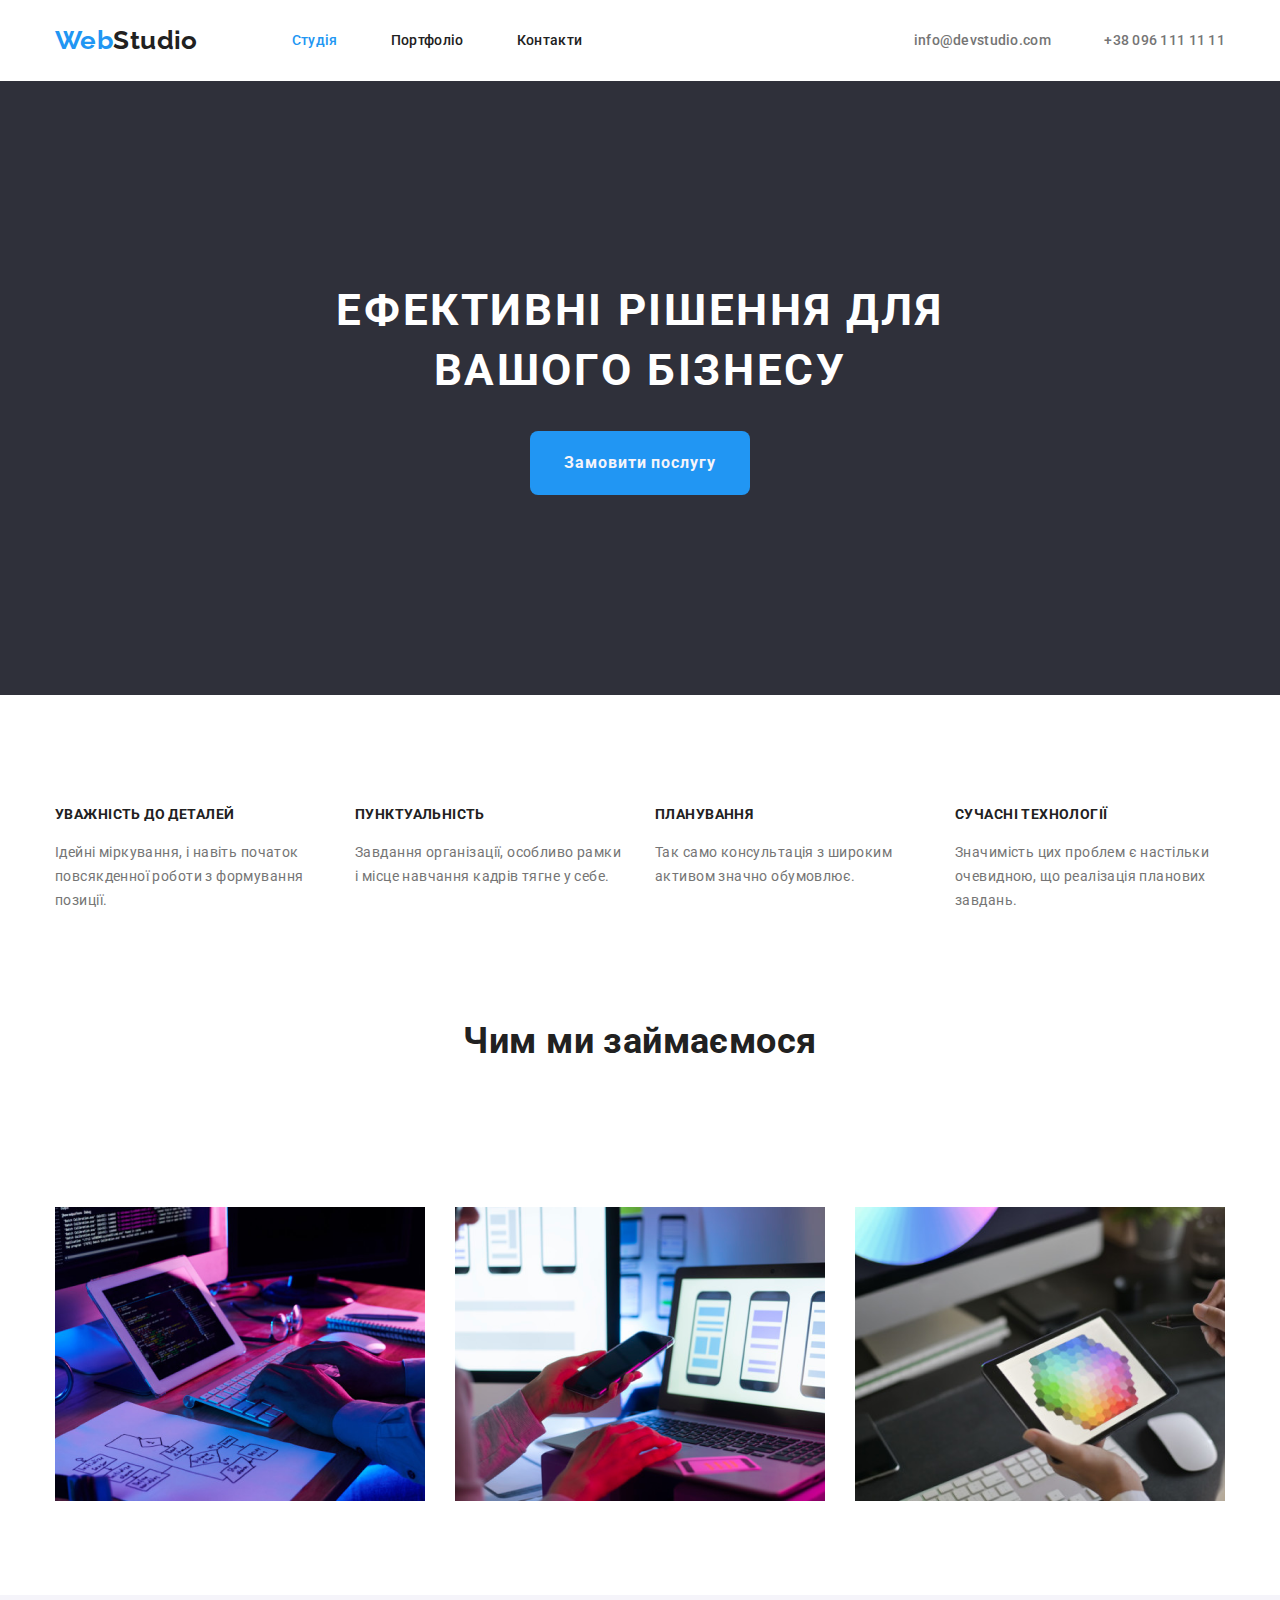
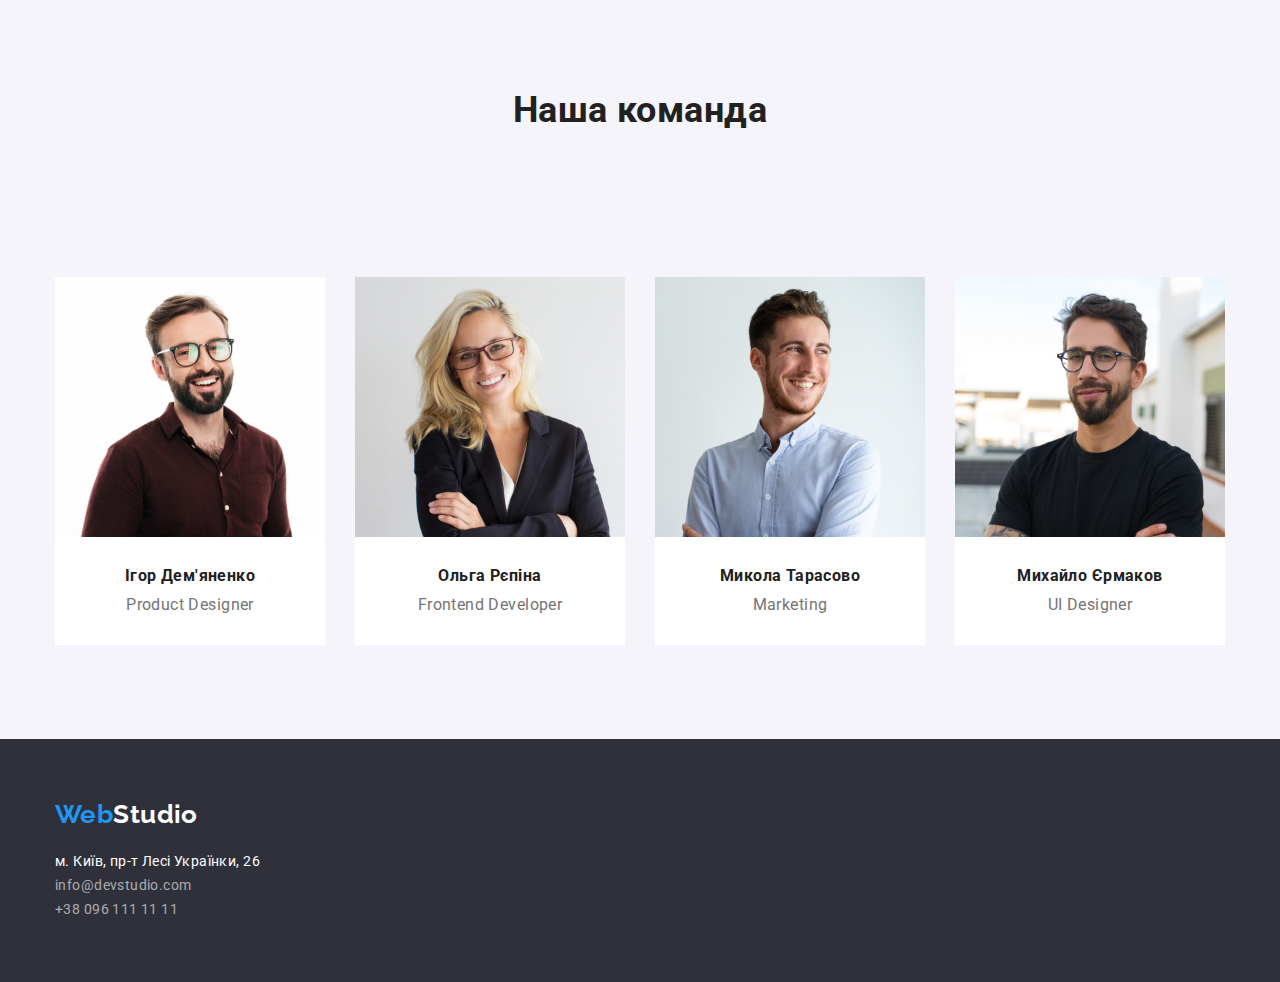
<file: index.html>
<!DOCTYPE html>
<html lang="uk">
  <head>
    <meta charset="UTF-8" />
    <meta http-equiv="X-UA-Compatible" content="IE=edge" />
    <meta name="viewport" content="width=device-width, initial-scale=1.0" />
    <title>WebStudio</title>
    <link rel="stylesheet" href="./css/normalize.css" />
    <link
      href="https://fonts.googleapis.com/css2?family=Raleway:wght@700&family=Roboto:wght@400;500;700;900&display=swap"
      rel="stylesheet"
    />
    <link rel="stylesheet" href="./css/styles.css" />
  </head>
  <body>
    <header class="header">
      <!-- Навігація -->
      <div class="container header-flex">
        <nav class="nav nav-flex">
          <a href="./index.html" class="logo">Web<span class="black-logo">Studio</span></a>
          <ul class="nav-ul ul-list">
            <li class="inline nav-item"><a href="./index.html" class="link curent-page nav-link">Студія</a></li>
            <li class="inline nav-item"><a href="./portfolio.html" class="link nav-link">Портфоліо</a></li>
            <li class="inline nav-item"><a href="" class="link nav-link">Контакти</a></li>
          </ul>
        </nav>
        <!-- Контакти -->
        <ul class="header-contacts">
          <li class="inline">
            <a href="mailto:info@devstudio.com" class="link header-contact-link link"
              >info@devstudio.com</a
            >
          </li>
          <li class="inline">
            <a href="tel:+380961111111" class="link header-contact-link">+38 096 111 11 11</a>
          </li>
        </ul>
      </div>
    </header>

    <main class="">
      <!-- Головний заголовок -->
      <section class="section buisnes-solution">
        <div class="container">
          <h1 class="buisnes-solution-title no-margin">Ефективні рішення для вашого бізнесу</h1>
          <button type="button" class="button accente-button order-button">Замовити послугу</button>
        </div>
      </section>

        <!-- Секція особливостей  -->
        <section class="section why-us bg-bright">
            <div class="container">
                <h2 class="visually-hidden">Чому саме ми</h2>
                <ul class="feature-list">
                  <li class="feature-item">
                    <h3 class="why-us-title">Уважність до деталей</h3>
                    <p>Ідейні міркування, i навіть початок повсякденної роботи з формування позиції.</p>
                  </li>
      
                  <li class="feature-item">
                    <h3 class="why-us-title">Пунктуальність</h3>
                    <p>Завдання організації, особливо рамки i місце навчання кадрів тягне y себе.</p>
                  </li>
      
                  <li class="feature-item">
                    <h3 class="why-us-title">Планування</h3>
                    <p>Так само консультація з широким активом значно обумовлює.</p>
                  </li>
      
                  <li class="feature-item">
                    <h3 class="why-us-title">Сучасні технології</h3>
                    <p>Значимість цих проблем є настільки очевидною, що реалізація планових завдань.</p>
                  </li>
                </ul>
        </section>
        <!-- Інформація про послуги з картинками -->
        <section class="section wath-we-do bg-bright">
                <div class="container">
                    <h2 class="section-title no-margin">Чим ми займаємося</h2>
                <ul class="what-we-do-list">
                  <li  class="we-do-item inline">
                    <img
                      src="./images/studio/what_we_do/img1.png"
                      alt="What we do image"
                      width="370"
                      height="294"
                    />
                  </li>
                  <li class="we-do-item inline">
                    <img
                      src="./images/studio/what_we_do/img2.png"
                      alt="What we do image"
                      width="370"
                      height="294"
                    />
                  </li>
                  <li class="we-do-item inline">
                    <img
                      src="./images/studio/what_we_do/img3.png"
                      alt="What we do image"
                      width="370"
                      height="294"
                    />
                  </li>
                </ul>
                </div>
        </section>

        <!-- Інформація про команду -->
        <section class="section team bg-dim">
            <div class="container">
            <h2 class="section-title no-margin">Наша команда</h2>
            <ul class="team-list">
            <li class="inline team-item">
                <img
                  src="./images/studio/team/PM.jpg"
                  alt="Product Designer"
                  width="270"
                  height="260"
                />
                  <h3 class="team-title no-margin">Ігор Дем'яненко</h3>
                  <p class="team-disc no-margin">Product Designer</p>
              </li>

              <li class="inline team-item">
                <img
                  src="./images/studio/team/FrontendDeveloper.jpg"
                  alt="Frontend Developer"
                  width="270"
                  height="260"
                />
                  <h3 class="team-title no-margin">Ольга Рєпіна</h3>
                  <p class="team-disc no-margin">Frontend Developer</p>
              </li>

              <li class="inline team-item">
                <img
                  src="./images/studio/team/Marketing.jpg"
                  alt="Marketing"
                  width="270"
                  height="260"
                />
                  <h3 class="team-title no-margin">Микола Тарасово</h3>
                  <p class="team-disc no-margin">Marketing</p>  
              </li>

              <li class="inline team-item">
                <img
                  src="./images/studio/team/UIDesigner.jpg"
                  alt="UI Designer"
                  width="270"
                  height="260"
                  /> 
                  <h3 class="team-title no-margin">Михайло Єрмаков</h3>
                  <p class="team-disc no-margin">UI Designer</p>
              </li>
            </ul>
            </div>
        </section>
    </main>
    <!-- Адреси -->
    <footer class="footer">
        <div class="container">

        <a href="./index.html" class="logo footer-logo">Web<span class="white-logo">Studio</span></a>
        <address>
            <ul class="">
              <li class="address-item">
                <a
                  href="https://goo.gl/maps/piqngm7oDQpEDh6u6"
                  target="_blank"
                  rel="noopener nofollow noreferrer"
                  class="link map-link"
                >
                  м. Київ, пр-т Лесі Українки, 26
                </a>
              </li>

              <li class="address-ite">
                <a href="mailto:info@devstudio.com" class="link contact-link">info@devstudio.com</a>
              </li>

              <li class="address-item">
                <a href="tel:+380961111111" class="link contact-link">+38 096 111 11 11</a>
              </li>
            </ul>
        </address>

        </div>
    </footer>
  </body>
</html>
</file>
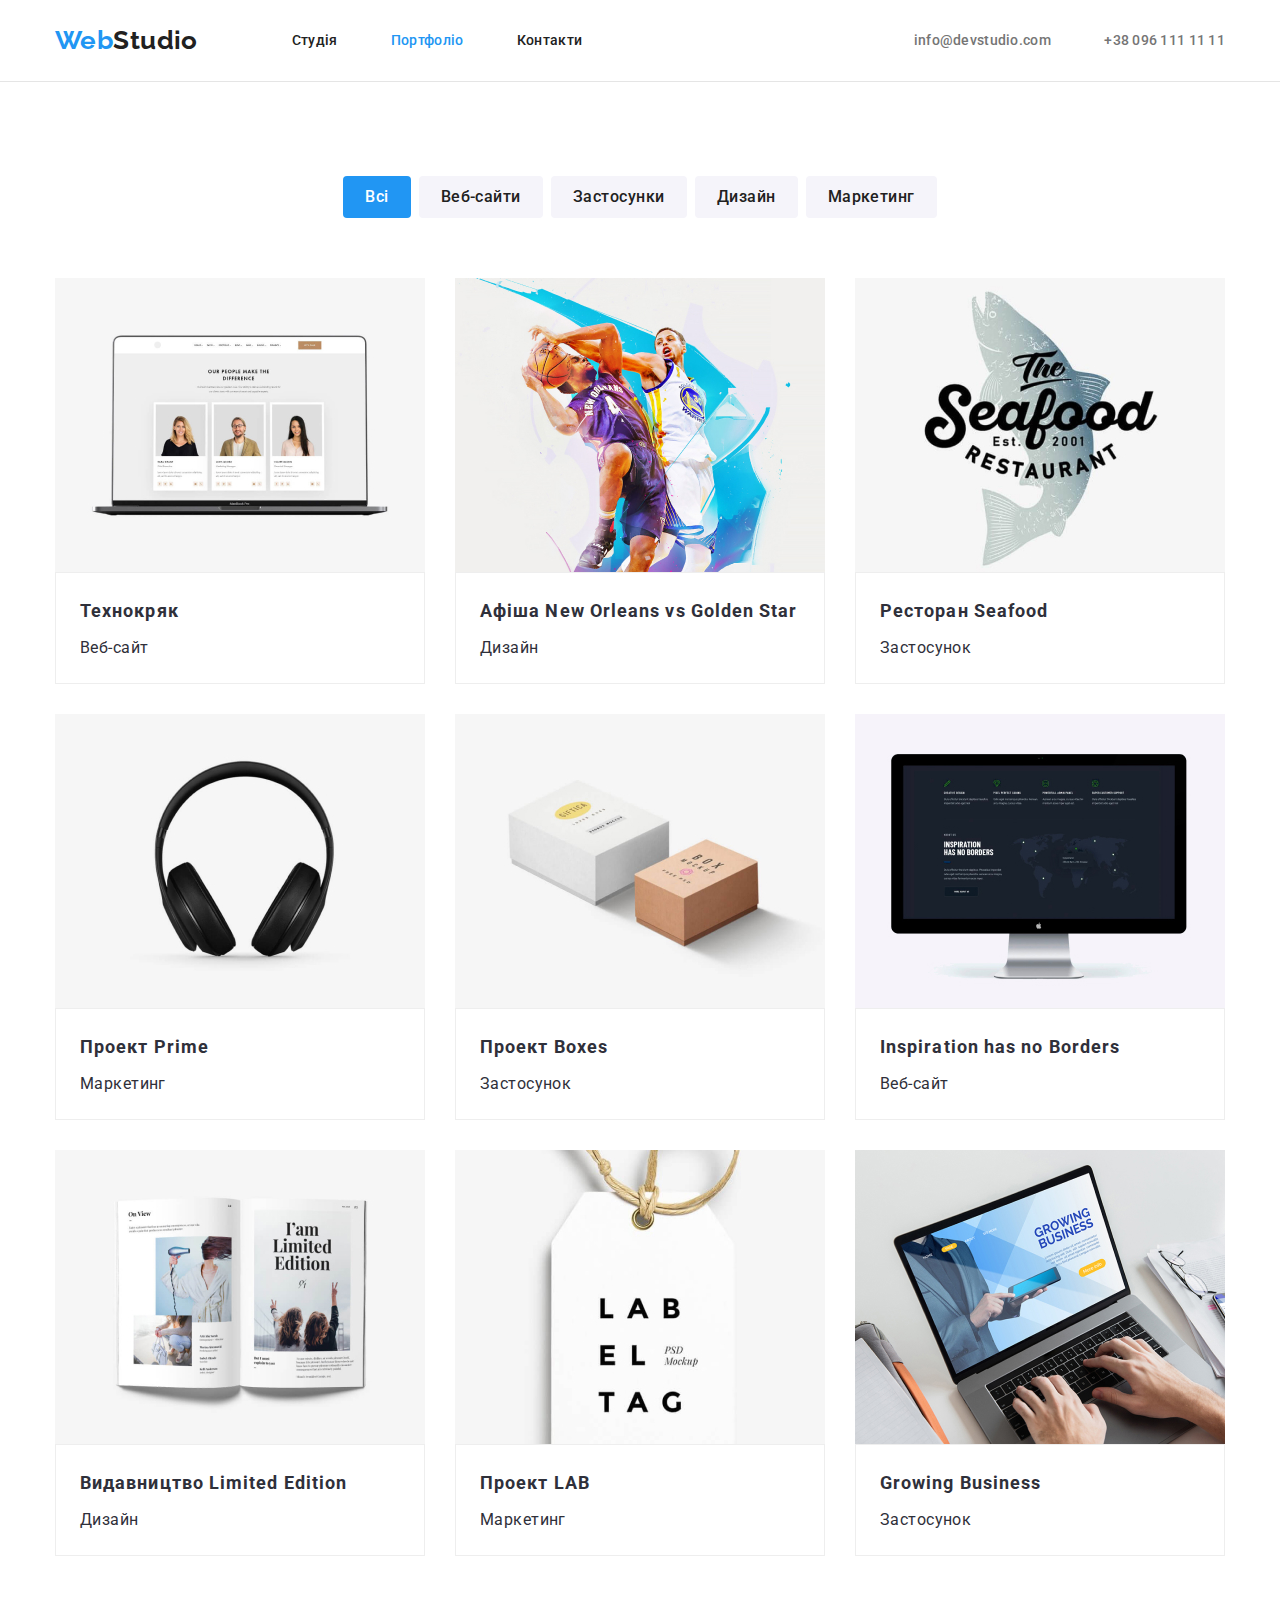
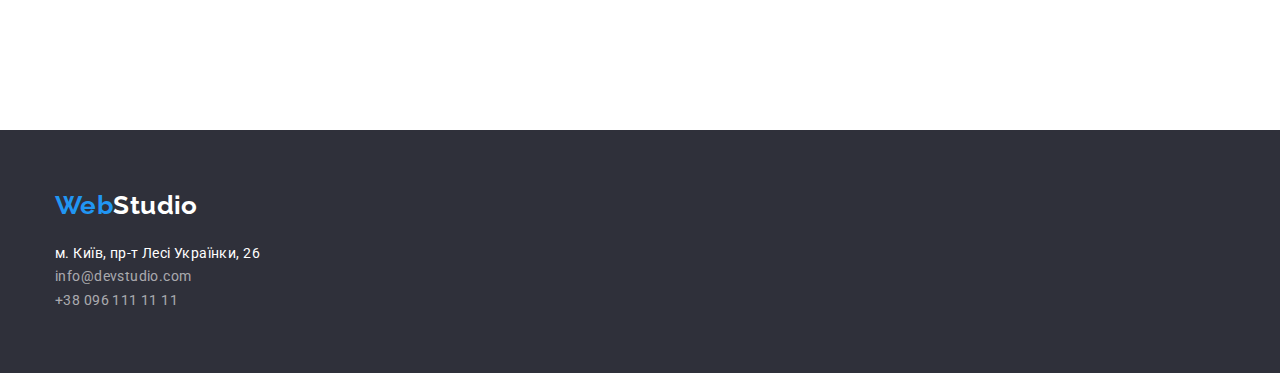
<file: portfolio.html>
<!DOCTYPE html>
<html lang="uk">
  <head>
    <meta charset="UTF-8" />
    <meta http-equiv="X-UA-Compatible" content="IE=edge" />
    <meta name="viewport" content="width=device-width, initial-scale=1.0" />
    <title>WebStudio</title>
    <link rel="stylesheet" href="./css/normalize.css" />
    <link
      href="https://fonts.googleapis.com/css2?family=Raleway:wght@700&family=Roboto:wght@400;500;700;900&display=swap"
      rel="stylesheet"
    />
    <link rel="stylesheet" href="./css/styles.css" />
  </head>
  <body>
    <header class="header header-border">
      <!-- Навігація -->
      <div class="container header-flex">
        <nav class="nav nav-flex">
          <a href="./index.html" class="logo">Web<span class="black-logo">Studio</span></a>
          <ul class="nav-ul ul-list">
            <li class="inline nav-item">
              <a href="./index.html" class="link nav-link">Студія</a>
            </li>
            <li class="inline nav-item">
              <a href="./portfolio.html" class="link nav-link curent-page">Портфоліо</a>
            </li>
            <li class="inline nav-item"><a href="" class="link nav-link">Контакти</a></li>
          </ul>
        </nav>
        <!-- Контакти -->
        <ul class="header-contacts">
          <li class="inline">
            <a href="mailto:info@devstudio.com" class="link header-contact-link link"
              >info@devstudio.com</a
            >
          </li>
          <li class="inline">
            <a href="tel:+380961111111" class="link header-contact-link">+38 096 111 11 11</a>
          </li>
        </ul>
      </div>
    </header>
    <main>
      <section class="catalog section">
        <div class="container">
          <h1 class="visually-hidden">Заголовок1</h1>
          <ul class="filter-list">
            <li class="inline filter-item">
              <button type="button" class="button curent-filter">Всі</button>
            </li>
            <li class="inline filter-item">
              <button type="button" class="button">Веб-сайти</button>
            </li>
            <li class="inline filter-item">
              <button type="button" class="button">Застосунки</button>
            </li>
            <li class="inline filter-item">
              <button type="button" class="button">Дизайн</button>
            </li>
            <li class="inline filter-item">
              <button type="button" class="button">Маркетинг</button>
            </li>
          </ul>

          <!-- Каталог -->
          <h2 class="visually-hidden">Заголовок 2</h2>
          <ul class="catalog-list">
            <li class="inline catalog-item">
              <a href="" class="link catalog-link">
                <img
                  src="./images/portfolio/Технокряк.jpg"
                  alt="Фото проекту"
                  width="370"
                  height="294"
                />
                <div class="catalog-content">
                  <h3 class="catalog-title">Технокряк</h3>
                  <p class="catalog-type">Веб-сайт</p>
                </div>
              </a>
            </li>

            <li class="inline catalog-item">
              <a href="" class="link catalog-link">
                <img
                  src="./images/portfolio/ПостерNewOrleanVsGoldenStar.jpg"
                  alt="Фото проекту"
                  width="370"
                  height="294"
                />
                <div class="catalog-content">
                  <h3 class="catalog-title">Афіша New Orleans vs Golden Star</h3>
                  <p class="catalog-type">Дизайн</p>
                </div>
              </a>
            </li>

            <li class="inline catalog-item">
              <a href="" class="link catalog-link">
                <img
                  src="./images/portfolio/РесторанSeafood.jpg"
                  alt="Фото проекту"
                  width="370"
                  height="294"
                />
                <div class="catalog-content">
                  <h3 class="catalog-title">Ресторан Seafood</h3>
                  <p class="catalog-type">Застосунок</p>
                </div>
              </a>
            </li>

            <li class="inline catalog-item">
              <a href="" class="link catalog-link">
                <img
                  src="./images/portfolio/ПроектPrime.jpg"
                  alt="Фото проекту"
                  width="370"
                  height="294"
                />
                <div class="catalog-content">
                  <h3 class="catalog-title">Проект Prime</h3>
                  <p class="catalog-type">Маркетинг</p>
                </div>
              </a>
            </li>
            <li class="inline catalog-item">
              <a href="" class="link catalog-link">
                <img
                  src="./images/portfolio/ПроектBoxes.jpg"
                  alt="Фото проекту"
                  width="370"
                  height="294"
                />
                <div class="catalog-content">
                  <h3 class="catalog-title">Проект Boxes</h3>
                  <p class="catalog-type">Застосунок</p>
                </div>
              </a>
            </li>

            <li class="inline catalog-item">
              <a href="" class="link catalog-link">
                <img
                  src="./images/portfolio/InspirationHasNoBorders.jpg"
                  alt="Фото проекту"
                  width="370"
                  height="294"
                />
                <div class="catalog-content">
                  <h3 class="catalog-title">Inspiration has no Borders</h3>
                  <p class="catalog-type">Веб-сайт</p>
                </div>
              </a>
            </li>

            <li class="inline catalog-item">
              <a href="" class="link catalog-link">
                <img
                  src="./images/portfolio/ИзданиеLimitedEdition.jpg"
                  alt="Фото проекту"
                  width="370"
                  height="294"
                />
                <div class="catalog-content">
                  <h3 class="catalog-title">Видавництво Limited Edition</h3>
                  <p class="catalog-type">Дизайн</p>
                </div>
              </a>
            </li>

            <li class="inline catalog-item">
              <a href="" class="link catalog-link">
                <img
                  src="./images/portfolio/ПроектLAB.jpg"
                  alt="Фото проекту"
                  width="370"
                  height="294"
                />
                <div class="catalog-content">
                  <h3 class="catalog-title">Проект LAB</h3>
                  <p class="catalog-type">Маркетинг</p>
                </div>
              </a>
            </li>

            <li class="inline catalog-item">
              <a href="" class="link catalog-link">
                <img src="./images/portfolio/GrowingBusiness.jpg" alt="Фото проекту" />
                <div class="catalog-content">
                  <h3 class="catalog-title">Growing Business</h3>
                  <p class="catalog-type">Застосунок</p>
                </div>
              </a>
            </li>
          </ul>
        </div>
      </section>
    </main>
    <!-- Адреси -->
    <footer class="footer">
      <div class="container">
        <a href="./index.html" class="logo footer-logo"
          >Web<span class="white-logo">Studio</span></a
        >
        <address>
          <ul class="">
            <li class="address-item">
              <a
                href="https://goo.gl/maps/piqngm7oDQpEDh6u6"
                target="_blank"
                rel="noopener nofollow noreferrer"
                class="link map-link"
              >
                м. Київ, пр-т Лесі Українки, 26
              </a>
            </li>

            <li class="address-ite">
              <a href="mailto:info@devstudio.com" class="link contact-link">info@devstudio.com</a>
            </li>

            <li class="address-item">
              <a href="tel:+380961111111" class="link contact-link">+38 096 111 11 11</a>
            </li>
          </ul>
        </address>
      </div>
    </footer>
  </body>
</html>
</file>
<file: css/styles.css>
/* Maim colors

white #FFFFFF;
accente-color #2196F3; 

--Background--
bg-primary-color #E5E5E5;
bg-secondery-color #F5F4FA; 

--Text--
text-secondery-color #212121;
text-primary-color #757575;
text-contacts-color rgba(255, 255, 255, 0.6);

main font-family: Roboto, sans-serif;
logo font-family Raleway;

*/
/* Standart style */
:root {
  --white: #ffffff;
  --accente-color: #2196f3;
  --bg-bright-color: #ffffff;
  --bg-dim-color: #f5f4fa;
  --bg-primary-color: #2f303a;
  --text-secondery-color: #212121;
  --text-primary-color: #757575;
  --text-contacts-color: rgba(255, 255, 255, 0.6);
}

* {
  box-sizing: border-box;
}
/* def ul-list */
ul {
  list-style: none;
  margin: 0;
  padding: 0;
}

.inline {
  display: inline-block;
}

body {
  background-color: var(--bg-bright-color);
  color: var(--text-primary-color);

  font-family: 'Roboto', sans-serif;
  font-weight: 400;
  font-size: 14px;
  line-height: 1.71;
  letter-spacing: 0.03em;
}

.header {
  padding-top: 25px;
  padding-bottom: 25px;
}

img {
  display: block;
}

.no-margin {
  margin: 0;
}
/* footer */
.footer {
  background: var(--bg-primary-color);
  padding-top: 60px;
  padding-bottom: 60px;
}
.visually-hidden {
  position: absolute;
  width: 1px;
  height: 1px;
  margin: -1px;
  border: 0;
  padding: 0;

  white-space: nowrap;
  clip-path: inset(100%);
  clip: rect(0 0 0 0);
  overflow: hidden;
}

/* Text */
.section-title {
  color: var(--text-secondery-color);
  font-size: 36px;
  line-height: 1.16;
  text-align: center;

  margin-bottom: 50px;
  padding-bottom: 95px;
}

/* Links */
.link {
  text-decoration: none;
  font-weight: inherit;
  font-style: normal;
  display: inline-block;
}
.link:focus,
.link:hover {
  color: var(--accente-color);
}

/* Contact links */
.contact-link {
  color: var(--text-contacts-color);
  font-size: 14px;
  line-height: inherit;
  letter-spacing: 0.03em;
}
.contact-link:hover,
.contact-link:focus {
  color: var(--text-contacts-color);
}
.header-contact-link {
  color: var(--text-primary-color);
  font-weight: 500;
  line-height: 1.14;
  letter-spacing: 0.02em;

  margin-left: 50px;
}

.map-link {
  color: var(--white);
}

.map-link:hover,
.map-link:focus {
  color: var(--white);
}

/* Navigation */
.nav-link {
  color: var(--text-secondery-color);
  font-weight: 500;
  line-height: 1.14;
  letter-spacing: 0.02em;
}
.nav-item + .nav-item {
  margin-left: 50px;
}
.curent-page {
  color: var(--accente-color);
}

/* logo */
.logo {
  color: #2196f3;
  text-decoration: none;

  font-size: 26px;
  line-height: 1.2;
  font-weight: 700;
  font-family: 'Raleway', sans-serif;

  margin-right: 94px;
}
.black-logo {
  color: var(--text-secondery-color);
}
.white-logo {
  color: var(--white);
}

.logo:hover,
.logo:focus {
  color: var(--accente-color);
}

/* Buttons */
.button {
  background-color: var(--bg-dim-color);
  color: var(--text-secondery-color);

  font-weight: 500;
  font-family: inherit;
  font-size: 16px;
  line-height: 1.62;
  cursor: pointer;
  text-align: center;
  letter-spacing: 0.03em;

  border-color: transparent;
  border-radius: 4px;

  padding: 6px 20px;
}
.button:hover,
.button:focus {
  background: var(--accente-color);
  color: var(--white);
}
.accente-button {
  background: var(--accente-color);
  color: var(--bg-dim-color);
}
.accente-button:focus,
.accente-button:hover {
  background: var(--bg-bright-color);
  color: var(--accente-color);
}
.order-button {
  font-weight: 700;
  line-height: 1.88;
  letter-spacing: 0.06em;

  border-radius: 8px;

  display: flex;
  align-items: center;
  text-align: center;

  margin: 0 auto;
  padding: 15px 32px;
}

/* index.html style */

/*sections background */
.bg-bright {
  background: var(--bg-bright-color);
}

.bg-dim {
  background: var(--bg-dim-color);
}

/* Section one Buisnes solution */
.buisnes-solution {
  background: var(--bg-primary-color);
  padding-top: 200px;
  padding-bottom: 200px;
}
.buisnes-solution-title {
  color: var(--white);
  font-size: 44px;
  line-height: 1.36;
  text-align: center;
  letter-spacing: 0.06em;
  text-transform: uppercase;

  margin: 0 auto;
  margin-bottom: 30px;

  width: 700px;
}
.why-us {
  padding-top: 94px;
}
.why-us-title {
  color: var(--text-secondery-color);
  font-size: 14px;
  text-transform: uppercase;
  text-align: left;
}

.team {
  padding-top: 95px;
}
.team-disc {
  font-size: 16px;
  line-height: 1.18;
  text-align: center;

  margin-top: 10px;
  padding-bottom: 30px;
}

.team-title {
  color: var(--text-secondery-color);
  font-size: 16px;
  line-height: 1.18;
  text-align: center;
  padding-top: 30px;
}

/* portfolio.html */

.catalog {
  margin-top: 94px;
  margin-bottom: 50px;
}
.catalog-link {
  color: var(--bg-primary-color);
}
.catalog-link:focus,
.catalog-link:hover {
  color: var(--bg-primary-color);
  text-decoration: none;
}
.curent-filter {
  background: var(--accente-color);
  color: var(--bg-bright-color);
}
.catalog-type {
  font-size: 16px;
  line-height: 1.88;
  margin: 0;
}
.catalog-title {
  font-size: 18px;
  line-height: 2;
  letter-spacing: 0.06em;
  margin: 0;
  margin-bottom: 4px;
}

.container {
  width: 100%;
  max-width: 1200px;
  margin: 0 auto;
  padding-left: 15px;
  padding-right: 15px;
}
section {
  padding-bottom: 94px;
}
.nav-flex {
  display: flex;
  justify-self: flex-start;
  align-items: center;
}

.header-flex {
  display: flex;
  align-items: center;
  justify-content: space-between;
}
li.feature-item {
  width: 270px;
}
/* .feature-item + .feature-item {
  margin-left: 30px;
} */

.feature-list {
  display: flex;
  align-items: stretch;
  justify-content: space-between;
}
.what-we-do-list {
  display: flex;
  align-items: center;
  justify-content: space-between;
}

.footer-logo {
  display: inline-block;
  margin-bottom: 20px;
}

.filter-list {
  display: flex;
  align-items: center;
  justify-content: center;
}

.filter-item + .filter-item {
  margin-left: 8px;
}
.catalog-list {
  display: flex;
  align-items: center;
  justify-content: space-between;
  flex-wrap: wrap;
}

.catalog-list:nth-child(2n + 2) {
  margin-top: 30px;
  margin-bottom: 30px;
}
.catalog-item {
  margin-top: 30px;
}

.team-item {
  background-color: var(--bg-bright-color);
}
.team-list {
  display: flex;
  align-items: center;
  justify-content: space-between;
}
.catalog-content {
  padding: 20px 24px;
  border: 1px solid #eee;
}

.header-border {
  border-bottom: solid 1px #e5e5e5;
}
</file>
